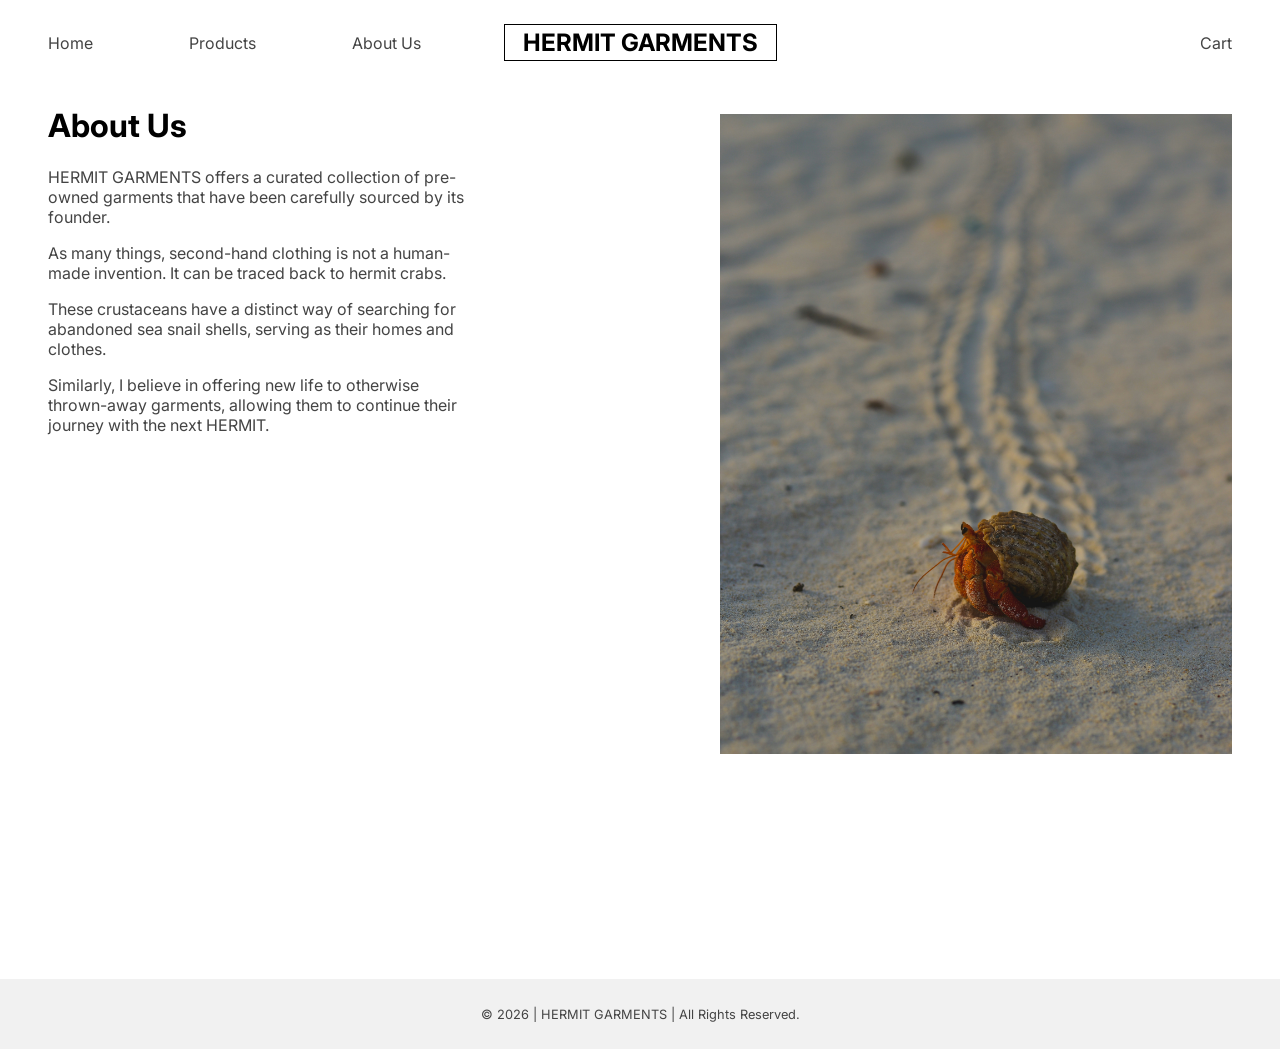
<file: about-us.html>
<!doctype html>
<html lang="en">
  <head>
    <meta charset="UTF-8" />
    <meta name="viewport" content="width=device-width, initial-scale=1.0" />
    <title>HERMIT GARMENTS</title>
    <link rel="icon" href="img/favicon.png" />
    <link rel="stylesheet" href="css/main.css" />
    <link rel="preconnect" href="https://fonts.googleapis.com" />
    <link rel="preconnect" href="https://fonts.gstatic.com" crossorigin />
    <link
      href="https://fonts.googleapis.com/css2?family=Inter:ital,opsz,wght@0,14..32,100..900;1,14..32,100..900&display=swap"
      rel="stylesheet"
    />
  </head>

  <body>
    <header>
      <p id="logo">HERMIT GARMENTS</p>
      <nav>
        <ul>
          <a href="index.html">
            <li>Home</li>
          </a>
          <a href="products.html">
            <li>Products</li>
          </a>
          <a href="about-us.html">
            <li>About Us</li>
          </a>
        </ul>
      </nav>
      <a id="header-cart" href="cart.html">Cart</a>
    </header>
    <main>
      <div class="about-us">
        <div class="about-us-text">
          <h1>About Us</h1>
          <p>
            HERMIT GARMENTS offers a curated collection of pre-owned garments
            that have been carefully sourced by its founder.
          </p>
          <p>
            As many things, second-hand clothing is not a human-made invention.
            It can be traced back to hermit crabs.
          </p>
          <p>
            These crustaceans have a distinct way of searching for abandoned sea
            snail shells, serving as their homes and clothes.
          </p>
          <p>
            Similarly, I believe in offering new life to otherwise thrown-away
            garments, allowing them to continue their journey with the next
            HERMIT.
          </p>
        </div>
        <img
          id="about-us-image"
          src="img/about-us.jpg"
          alt="cable knit sweater"
        />
      </div>
    </main>
    <footer>
      <p id="footer">© 2026 | HERMIT GARMENTS | All Rights Reserved.</p>
    </footer>
  </body>
</html>
</file>
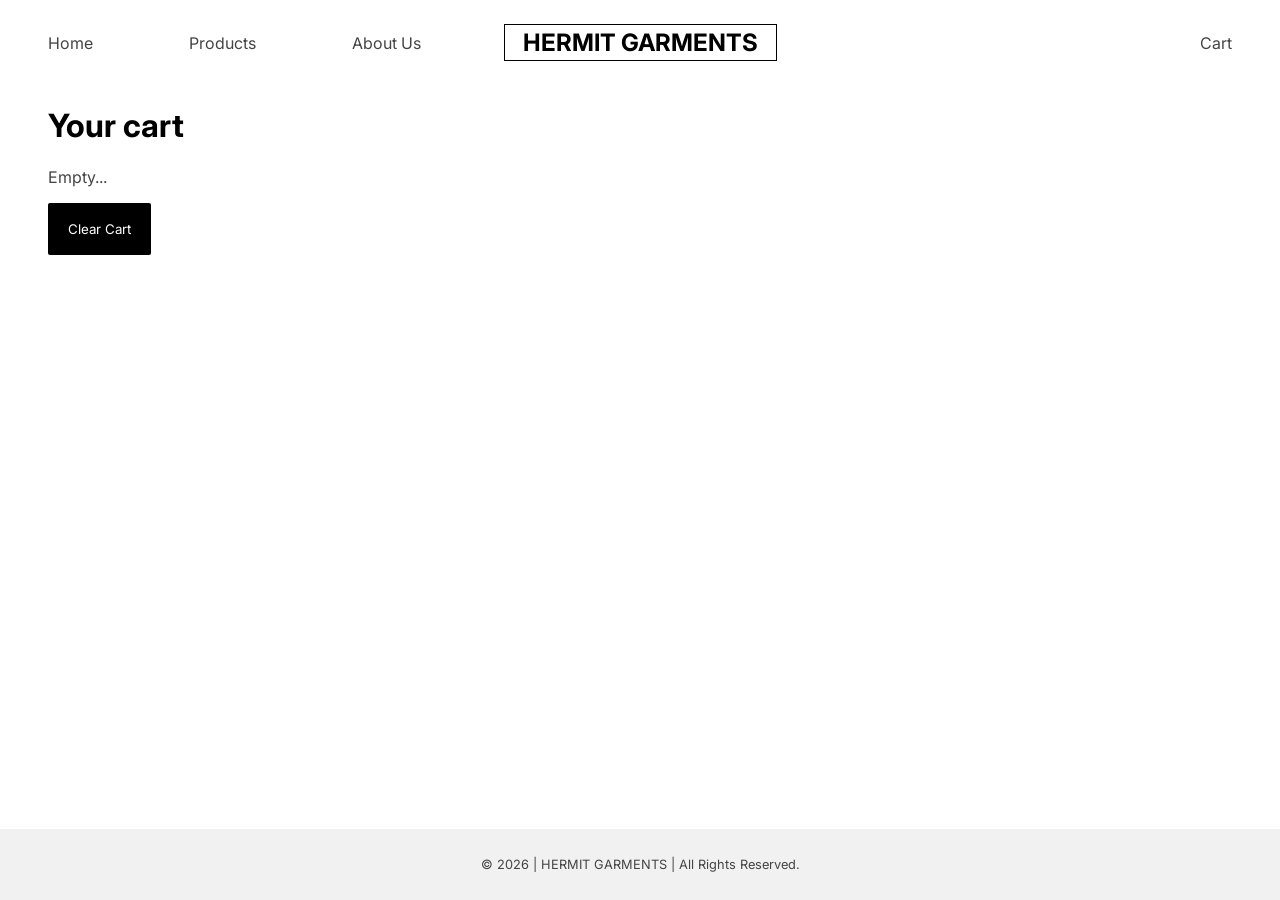
<file: cart.html>
<!doctype html>
<html lang="en">
  <head>
    <meta charset="UTF-8" />
    <meta name="viewport" content="width=device-width, initial-scale=1.0" />
    <title>HERMIT GARMENTS</title>
    <link rel="icon" href="img/favicon.png" />
    <script src="js/main.js" defer></script>
    <link rel="stylesheet" href="css/main.css" />
    <link rel="preconnect" href="https://fonts.googleapis.com" />
    <link rel="preconnect" href="https://fonts.gstatic.com" crossorigin />
    <link
      href="https://fonts.googleapis.com/css2?family=Inter:ital,opsz,wght@0,14..32,100..900;1,14..32,100..900&display=swap"
      rel="stylesheet"
    />
  </head>

  <body>
    <header>
      <p id="logo">HERMIT GARMENTS</p>
      <nav>
        <ul>
          <a href="index.html">
            <li>Home</li>
          </a>
          <a href="products.html">
            <li>Products</li>
          </a>
          <a href="about-us.html">
            <li>About Us</li>
          </a>
        </ul>
      </nav>
      <a id="header-cart" href="cart.html">Cart</a>
    </header>
    <main>
      <h1>Your cart</h1>
      <p id="empty-cart">Empty...</p>
      <button id="clear-cart">Clear Cart</button>
    </main>
    <footer id="footer-cart">
      <p id="footer">© 2026 | HERMIT GARMENTS | All Rights Reserved.</p>
    </footer>
  </body>
</html>
</file>
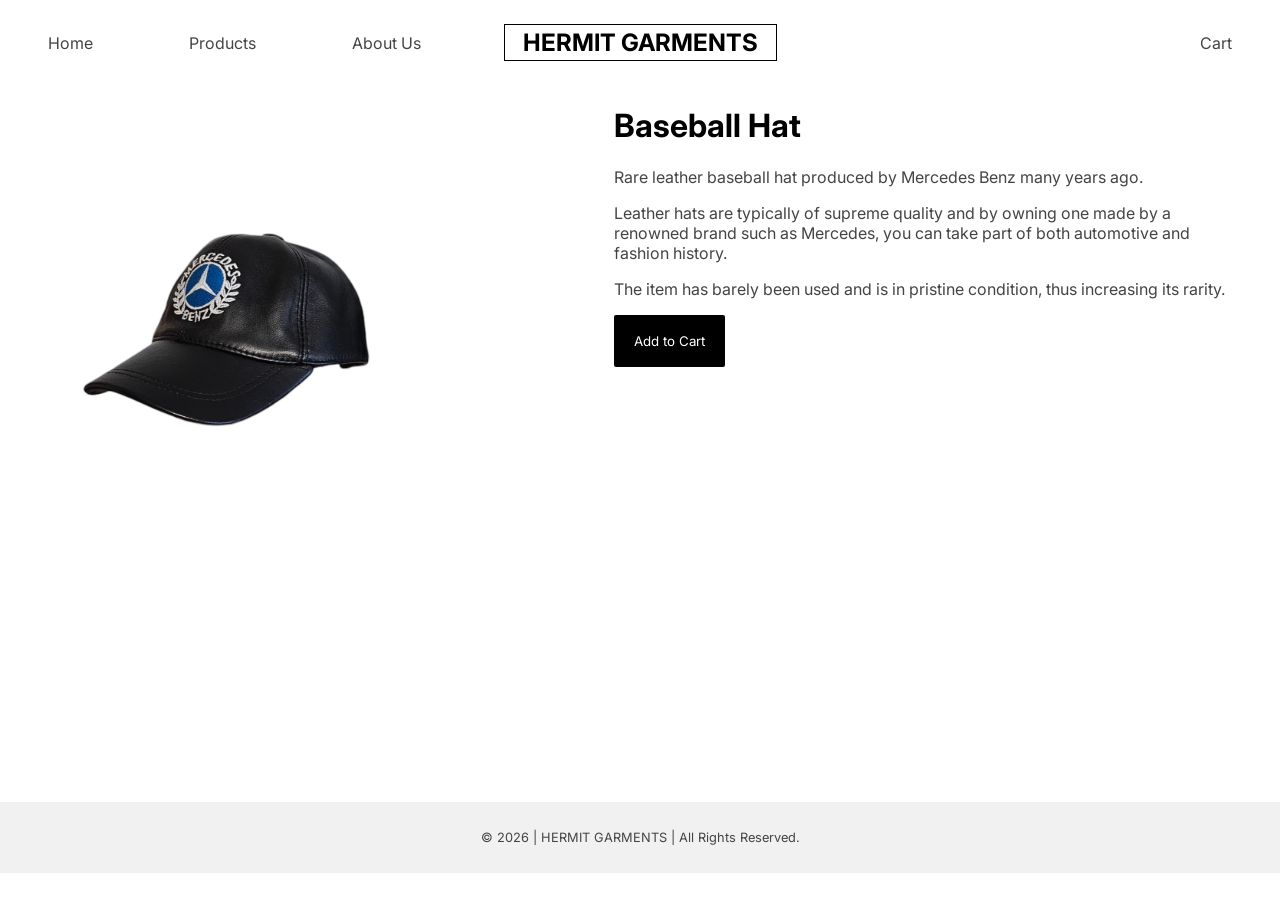
<file: product.html>
<!doctype html>
<html lang="en">
  <head>
    <meta charset="UTF-8" />
    <meta name="viewport" content="width=device-width, initial-scale=1.0" />
    <title>HERMIT GARMENTS</title>
    <link rel="icon" href="img/favicon.png" />
    <script src="js/main.js" defer></script>
    <link rel="stylesheet" href="css/main.css" />
    <link rel="preconnect" href="https://fonts.googleapis.com" />
    <link rel="preconnect" href="https://fonts.gstatic.com" crossorigin />
    <link
      href="https://fonts.googleapis.com/css2?family=Inter:ital,opsz,wght@0,14..32,100..900;1,14..32,100..900&display=swap"
      rel="stylesheet"
    />
  </head>

  <body>
    <header>
      <p id="logo">HERMIT GARMENTS</p>
      <nav>
        <ul>
          <a href="index.html">
            <li>Home</li>
          </a>
          <a href="products.html">
            <li>Products</li>
          </a>
          <a href="about-us.html">
            <li>About Us</li>
          </a>
        </ul>
      </nav>
      <a id="header-cart" href="cart.html">Cart</a>
    </header>
    <main>
      <div class="product-page">
        <figure class="product-page-figure">
          <img
            class="product-page-image"
            src="img/baseball-hat.png"
            alt="baseball hat"
          />
        </figure>
        <div class="product-page-description">
          <h1>Baseball Hat</h1>
          <p>
            Rare leather baseball hat produced by Mercedes Benz many years ago.
          </p>
          <p>
            Leather hats are typically of supreme quality and by owning one made
            by a renowned brand such as Mercedes, you can take part of both
            automotive and fashion history.
          </p>
          <p>
            The item has barely been used and is in pristine condition, thus
            increasing its rarity.
          </p>
          <button id="add-to-cart">Add to Cart</button>
        </div>
      </div>
    </main>
    <footer>
      <p id="footer">© 2026 | HERMIT GARMENTS | All Rights Reserved.</p>
    </footer>
  </body>
</html>
</file>
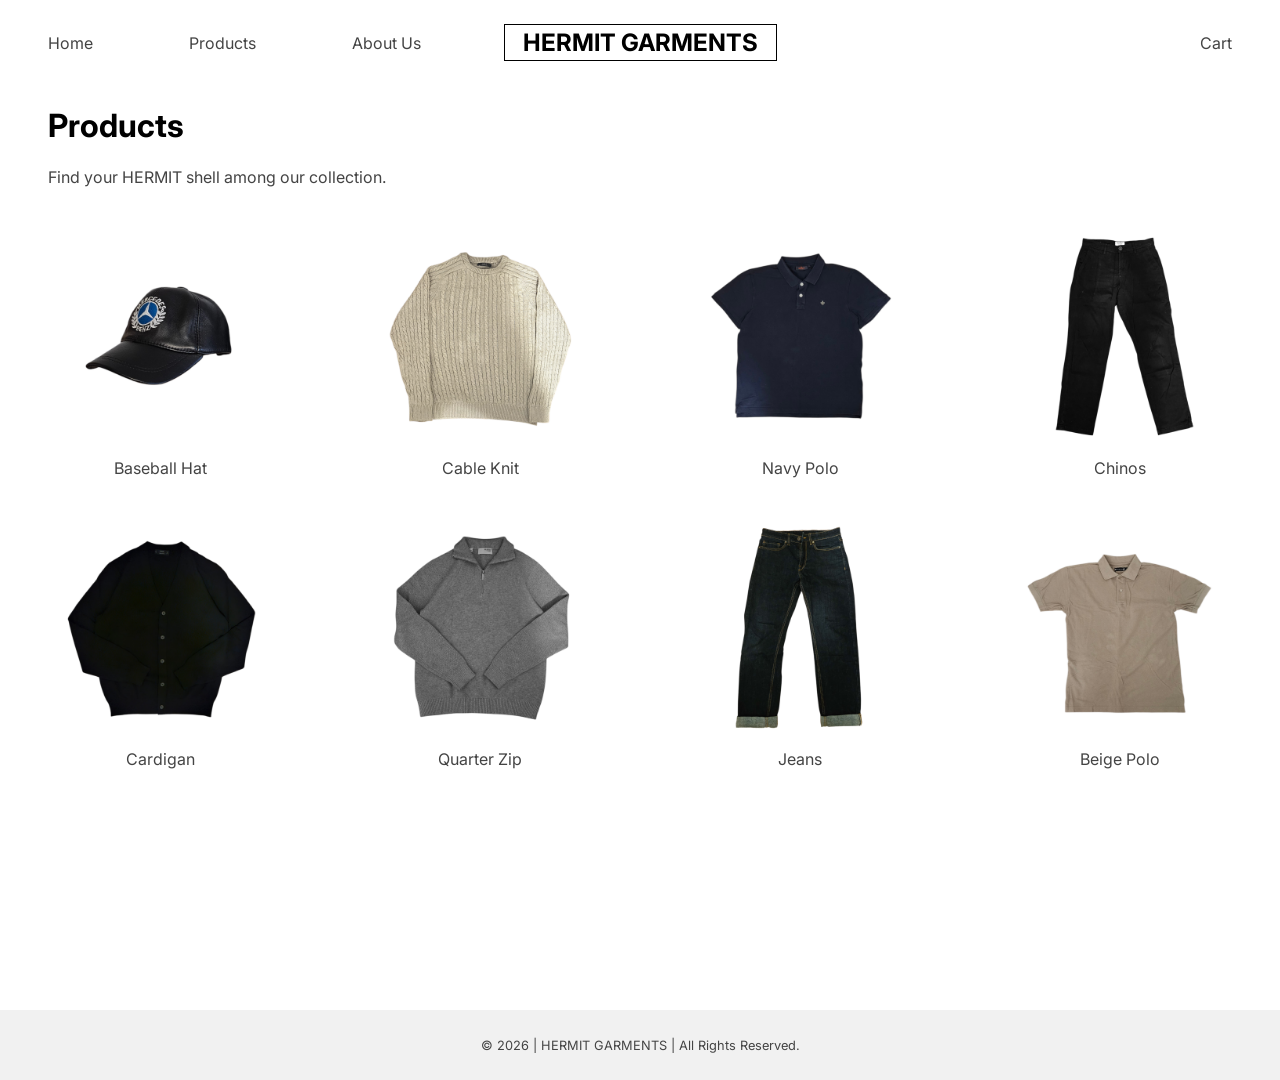
<file: products.html>
<!doctype html>
<html lang="en">
  <head>
    <meta charset="UTF-8" />
    <meta name="viewport" content="width=device-width, initial-scale=1.0" />
    <title>HERMIT GARMENTS</title>
    <link rel="icon" href="img/favicon.png" />
    <link rel="stylesheet" href="css/main.css" />
    <link rel="preconnect" href="https://fonts.googleapis.com" />
    <link rel="preconnect" href="https://fonts.gstatic.com" crossorigin />
    <link
      href="https://fonts.googleapis.com/css2?family=Inter:ital,opsz,wght@0,14..32,100..900;1,14..32,100..900&display=swap"
      rel="stylesheet"
    />
  </head>

  <body>
    <header>
      <p id="logo">HERMIT GARMENTS</p>
      <nav>
        <ul>
          <a href="index.html">
            <li>Home</li>
          </a>
          <a href="products.html">
            <li>Products</li>
          </a>
          <a href="about-us.html">
            <li>About Us</li>
          </a>
        </ul>
      </nav>
      <a id="header-cart" href="cart.html">Cart</a>
    </header>
    <main>
      <h1>Products</h1>
      <p>Find your HERMIT shell among our collection.</p>
      <section class="product-container">
        <a href="product.html">
          <figure>
            <img
              class="product-image"
              src="img/baseball-hat.png"
              alt="baseball hat"
            />
            <figcaption>Baseball Hat</figcaption>
          </figure>
        </a>

        <a href="#">
          <figure>
            <img
              class="product-image"
              src="img/cable-knit.png"
              alt="cable knit sweater"
            />
            <figcaption>Cable Knit</figcaption>
          </figure>
        </a>

        <a href="#">
          <figure>
            <img
              class="product-image"
              src="img/polo-shirt-navy.png"
              alt="polo shirt"
            />
            <figcaption>Navy Polo</figcaption>
          </figure>
        </a>

        <a href="#">
          <figure>
            <img class="product-image" src="img/chinos.png" alt="chinos" />
            <figcaption>Chinos</figcaption>
          </figure>
        </a>

        <a href="#">
          <figure>
            <img class="product-image" src="img/cardigan.png" alt="cardigan" />
            <figcaption>Cardigan</figcaption>
          </figure>
        </a>

        <a href="#">
          <figure>
            <img
              class="product-image"
              src="img/quarter-zip.png"
              alt="quarter zip"
            />
            <figcaption>Quarter Zip</figcaption>
          </figure>
        </a>

        <a href="#">
          <figure>
            <img class="product-image" src="img/jeans.png" alt="jeans" />
            <figcaption>Jeans</figcaption>
          </figure>
        </a>

        <a href="#">
          <figure>
            <img
              class="product-image"
              src="img/polo-shirt-beige.png"
              alt="polo shirt"
            />
            <figcaption>Beige Polo</figcaption>
          </figure>
        </a>
      </section>
    </main>
    <footer>
      <p id="footer">© 2026 | HERMIT GARMENTS | All Rights Reserved.</p>
    </footer>
  </body>
</html>
</file>
<file: css/main.css>
* {
  font-family: "Inter", sans-serif;
}

* {
  color: #444444;
}

a {
  text-decoration: none;
}

body {
  margin: 0;
}

/* HEADER */

header {
  display: flex;
  align-items: center;
  justify-content: center; /* centers the header horizontally */
  position: relative; /* keeps the overall position adjustable */
}

#logo {
  color: #000000;
  font-size: 1.5rem;
  font-weight: 700;
  border: 1.75px solid #000000;
  display: inline;
  padding: 3px 18px;
}

nav {
  left: 0; /* puts the navigation bar to the left of the header */
  position: absolute; /* keeps the navigation bar to the left independently*/
}

ul {
  display: flex;
  list-style: none;
  padding-left: 0;
}

li {
  margin-left: 3rem;
  margin-right: 3rem;
}

h1 {
  color: #000000;
  margin-left: 3rem;
}

#header-cart {
  right: 0;
  margin-right: 3rem;
  position: absolute;
}

@media screen and (max-width: 1166px) {
  header,
  ul {
    flex-direction: column;
    align-items: start;
  }

  #logo {
    margin-bottom: 0.7rem;
  }

  li {
    margin-bottom: 0.5rem;
  }

  nav {
    position: relative; /* removes the navigation bar's absolute position */
  }

  #header-cart {
    position: relative;
    margin-left: 3rem;
  }
}

@media screen and (max-width: 550px) {
  #logo,
  li,
  p {
    margin-left: 18px;
    margin-right: 18px;
  }

  #header-cart {
    position: relative;
    margin-left: 18px;
  }
}

/* MAIN */

#index-heading {
  margin-bottom: 0;
  font-size: 2.5rem;
}

#index-heading2 {
  margin-top: 0;
  margin-bottom: 0;
  font-size: 2.5rem;
}

p {
  margin-left: 3rem;
  margin-right: 3rem;
}

.video {
  width: 100%;
}

@media screen and (max-width: 550px) {
  h1,
  p {
    margin-left: 18px;
    margin-right: 18px;
  }
}

/* PRODUCTS */

.product-container {
  display: grid;
  grid-template-areas: "img img img img";
}

figure {
  grid-area: img;
  text-align: center;
}

.product-image {
  max-width: 100%;
  max-height: 235px; /* makes all the images the same height */
  object-fit: cover; /* different sized images cover the entire container */
}

@media screen and (max-width: 1060px) {
  .product-container {
    grid-template-areas: "img img img";
  }
}

@media screen and (max-width: 920px) {
  .product-container {
    grid-template-areas: "img img";
  }
}

@media screen and (max-width: 550px) {
  .product-container {
    grid-template-areas: "img img";
  }

  figure {
    margin-left: 0px;
    margin-right: 0px;
  }
}

/* PRODUCT PAGE */

.product-page-image {
  max-width: 75%;
}

.product-page-figure {
  display: flex;
  margin-left: 0px;
  margin-right: 0px;
}

.product-page {
  display: flex;
  margin-left: 0px;
  align-items: flex-start;
}

.product-page-description h1,
.product-page-description p {
  margin-left: 0;
  margin-right: 3rem;
}

#add-to-cart {
  background-color: #000000;
  color: #ffffff;
  border: none;
  border-radius: 2px;
  padding: 18px 20px;
  cursor: pointer;
}

@media screen and (max-width: 785px) {
  .product-page {
    flex-direction: column;
    align-items: center;
  }

  .product-page-description h1,
  .product-page-description p,
  #add-to-cart {
    margin-top: 0px;
    margin-left: 18px;
    margin-right: 18px;
  }

  .product-page-figure {
    justify-content: center;
  }

  .product-page-image {
    max-width: 100%;
  }
}

/*ABOUT US */

.about-us-text {
  width: 50%;
}

#about-us-image {
  margin-top: 1.8rem;
  width: 40%;
  height: 40%;
  right: 0;
  margin-right: 3rem;
  margin-left: 3rem;
}

.about-us {
  display: flex;
  gap: 10rem;
}

@media screen and (max-width: 1060px) {
  .about-us {
    gap: 5rem;
  }
}

@media screen and (max-width: 920px) {
  .about-us {
    display: block;
  }

  .about-us-text {
    width: 100%;
  }

  #about-us-image {
    width: calc(100% - 6rem);
  }
}

@media screen and (max-width: 550px) {
  #about-us-image {
    width: 100%;
    margin-left: 0px;
    margin-right: 0px;
  }
}

/* CART */

#clear-cart {
  background-color: #000000;
  color: #ffffff;
  border: none;
  border-radius: 2px;
  padding: 18px 20px;
  cursor: pointer;
  margin-left: 3rem;
}

@media screen and (max-width: 550px) {
  #clear-cart {
    margin-left: 18px;
  }
}

/* FOOTER */

#footer {
  font-size: 80%;
}

footer {
  background-color: #f1f1f1;
  padding: 15px;
  text-align: center;
  margin-top: 225px;
}

#footer-cart {
  position: absolute;
  bottom: 0;
  left: 0;
  right: 0;
}
</file>
